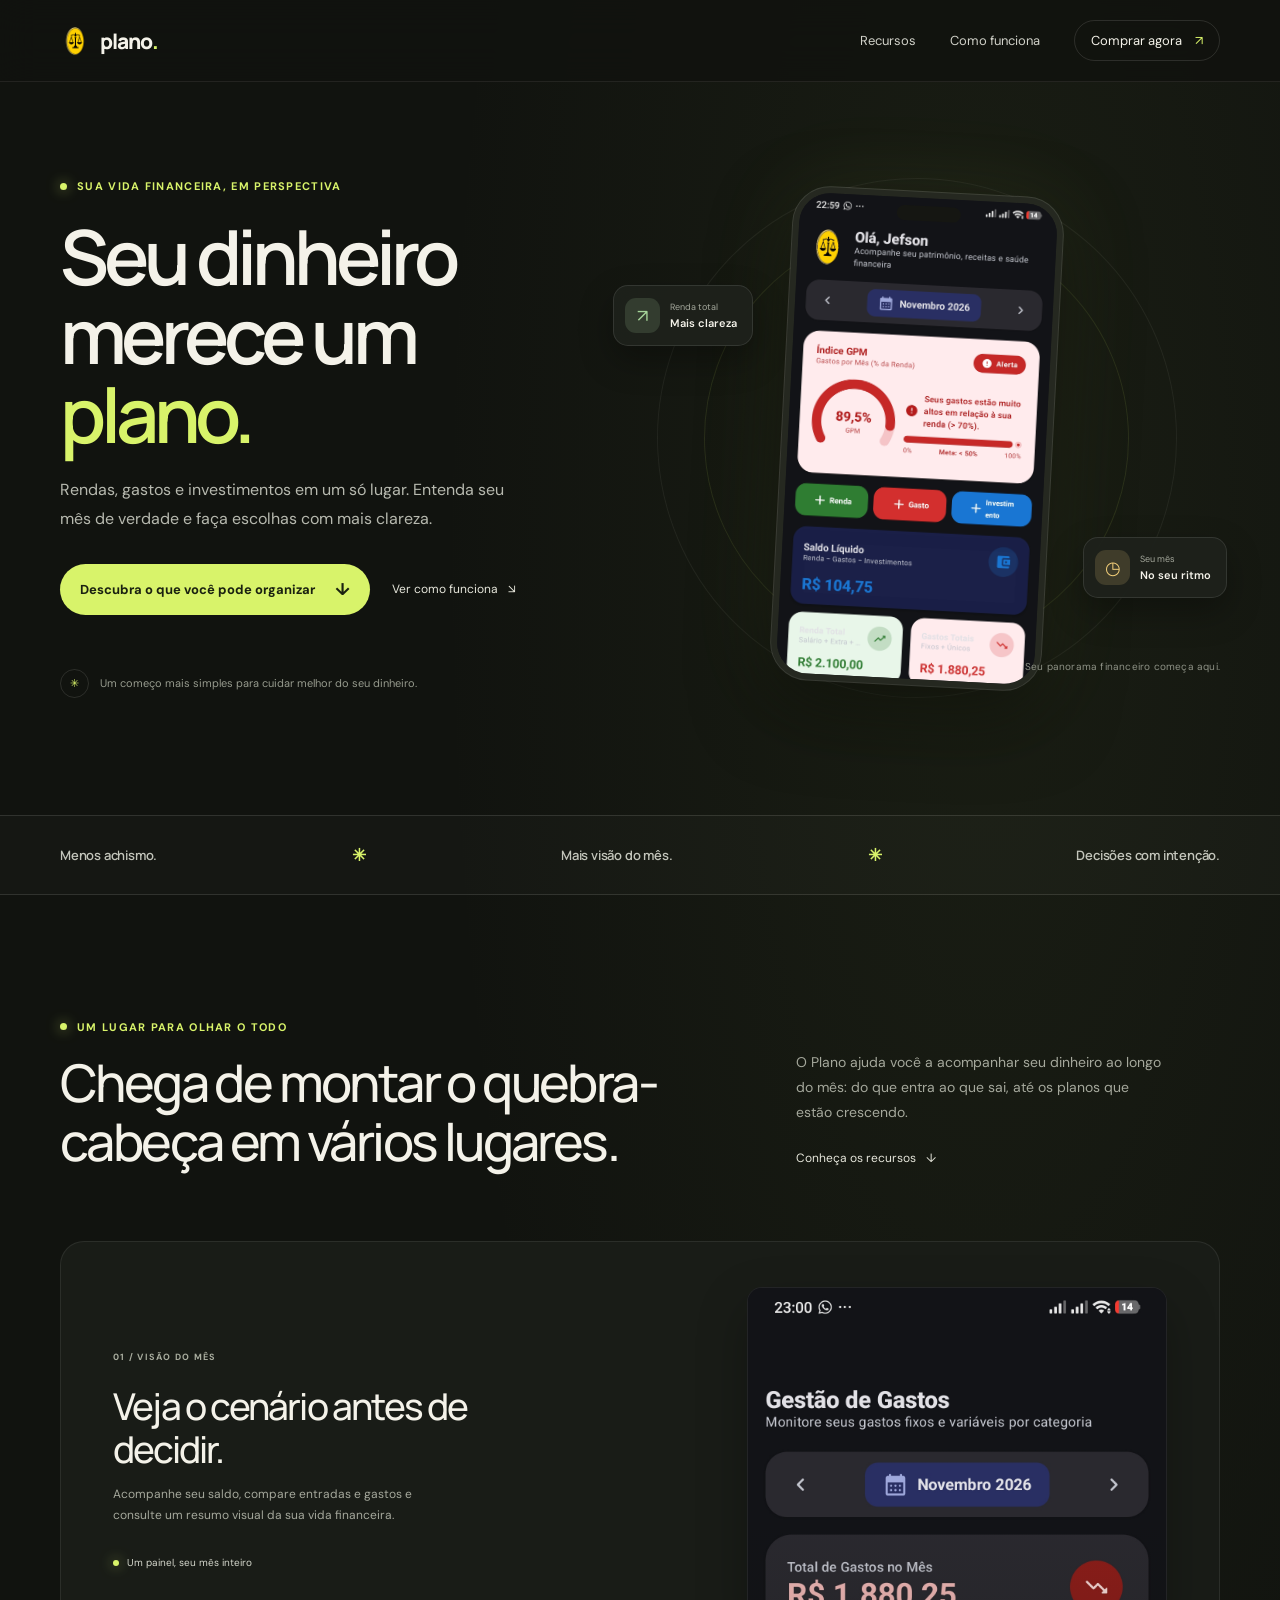
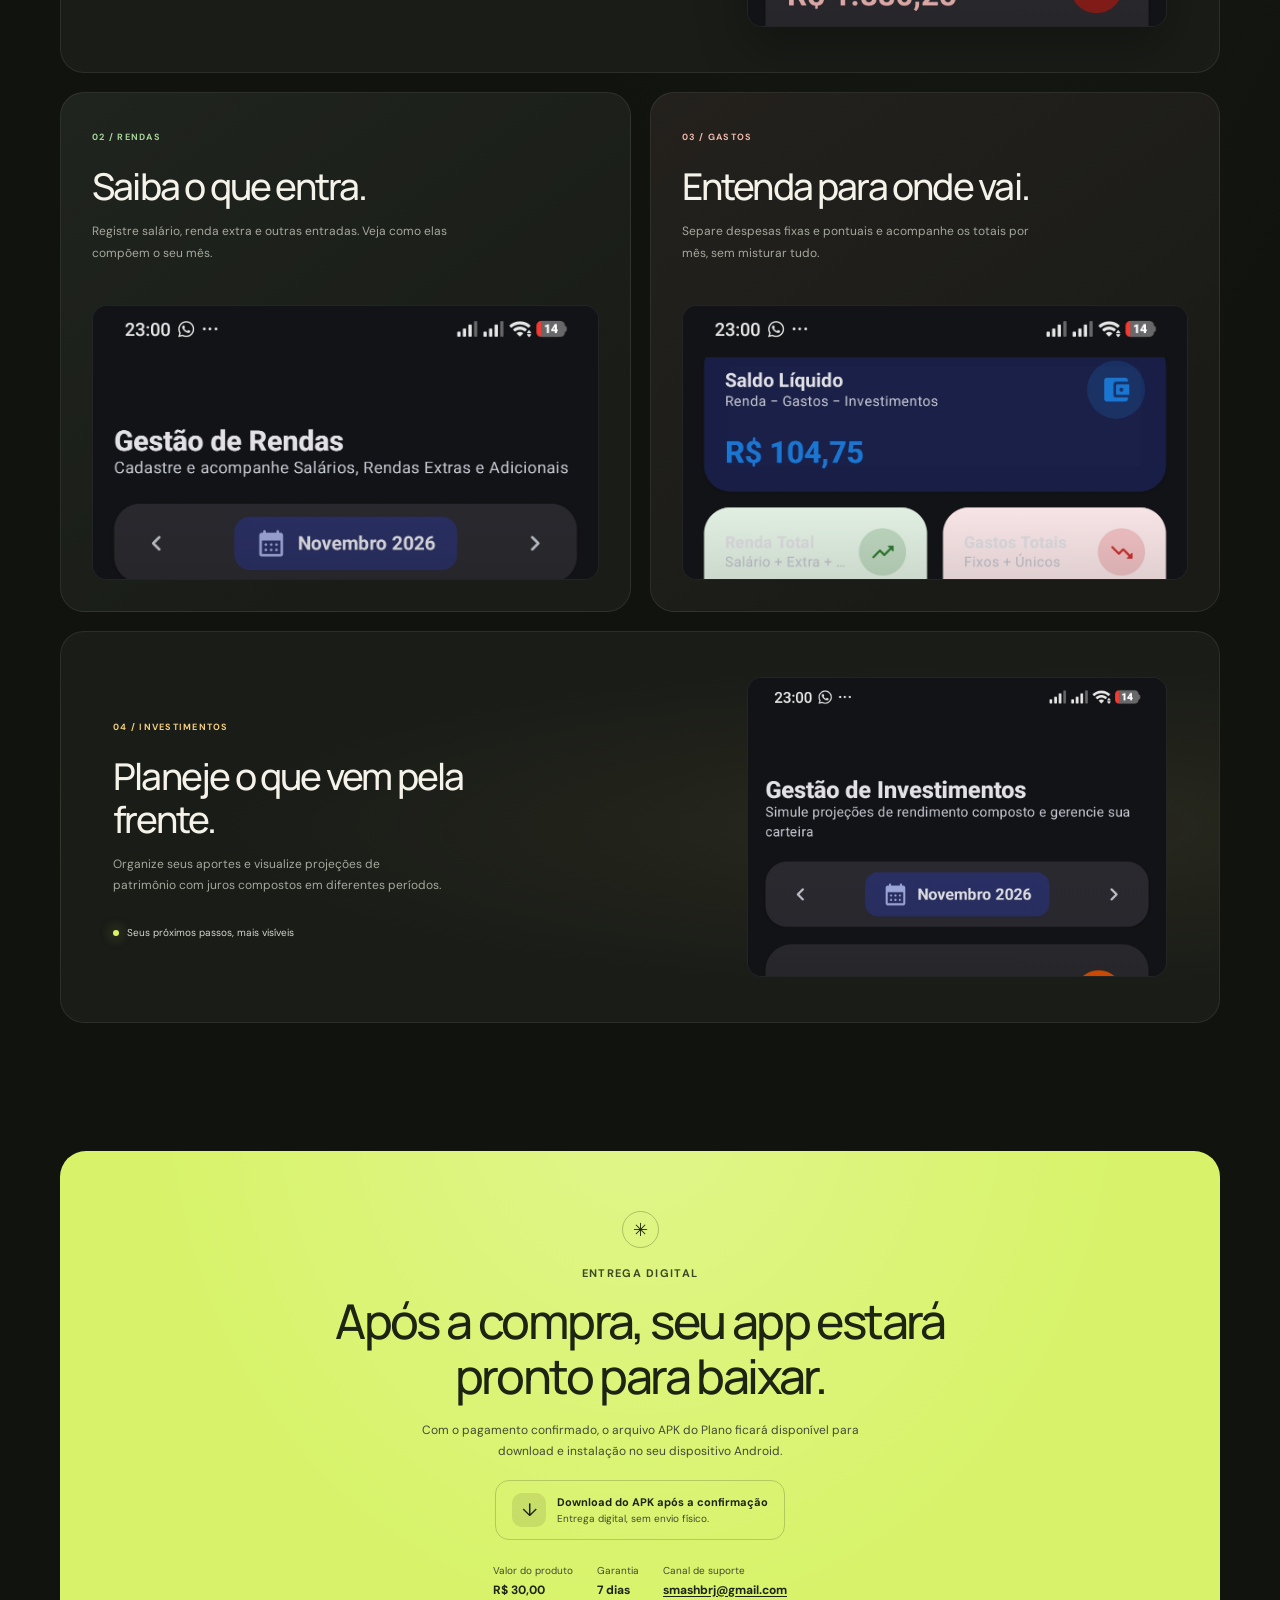
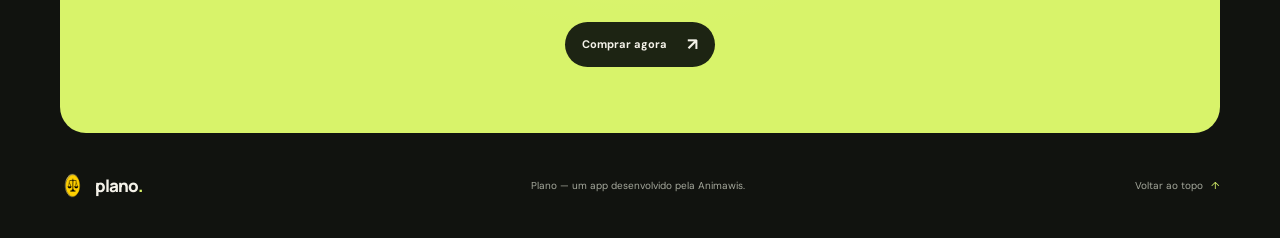
<file: index.html>
<!doctype html>
<html lang="pt-BR">
  <head>
    <meta charset="utf-8">
    <meta name="viewport" content="width=device-width, initial-scale=1">
    <meta name="theme-color" content="#11130f">
    <meta
      name="description"
      content="Conheça o Plano: um app para organizar rendas, acompanhar gastos e visualizar seus investimentos mês a mês."
    >
    <title>Plano — Seu dinheiro, com mais direção</title>
    <link rel="preconnect" href="https://fonts.googleapis.com">
    <link rel="preconnect" href="https://fonts.gstatic.com" crossorigin>
    <link
      href="https://fonts.googleapis.com/css2?family=DM+Sans:wght@400;500;600;700&family=Manrope:wght@400;500;600;700;800&display=swap"
      rel="stylesheet"
    >
    <link rel="stylesheet" href="styles.css">
    <script src="script.js" defer></script>
  </head>
  <body>
    <header class="site-header">
      <a class="brand" href="#inicio" aria-label="Plano, página inicial">
        <img class="brand-logo" src="../lgplan.png" alt="">
        <span>plano<span class="brand-period">.</span></span>
      </a>

      <button
        class="menu-toggle"
        type="button"
        aria-expanded="false"
        aria-controls="main-nav"
        aria-label="Abrir menu"
      >
        <span></span>
        <span></span>
      </button>

      <nav class="main-nav" id="main-nav" aria-label="Navegação principal">
        <a href="#recursos">Recursos</a>
        <a href="#como-funciona">Como funciona</a>
        <a class="nav-cta" data-purchase-link href="https://ev.braip.com/checkout/pla89rxm/chel5pwq?currency=BRL&amp;pv=lip2yk53" target="_blank" rel="noopener noreferrer">Comprar agora <span aria-hidden="true">↗</span></a>
      </nav>
    </header>

    <main>
      <section class="hero section-shell" id="inicio">
        <div class="hero-copy">
          <p class="eyebrow"><span class="eyebrow-dot"></span> Sua vida financeira, em perspectiva</p>
          <h1>Seu dinheiro merece um <span>plano.</span></h1>
          <p class="hero-description">
            Rendas, gastos e investimentos em um só lugar. Entenda seu mês de
            verdade e faça escolhas com mais clareza.
          </p>
          <div class="hero-actions">
            <a class="button button-primary" href="#recursos">
              Descubra o que você pode organizar <span aria-hidden="true">↓</span>
            </a>
            <a class="text-link" href="#como-funciona">Ver como funciona <span aria-hidden="true">↘</span></a>
          </div>
          <div class="hero-note">
            <span class="note-icon" aria-hidden="true">✳</span>
            <p>Um começo mais simples para cuidar melhor do seu dinheiro.</p>
          </div>
        </div>

        <div class="hero-visual" aria-label="Prévia do painel financeiro do app Plano">
          <div class="visual-orbit orbit-one"></div>
          <div class="visual-orbit orbit-two"></div>
          <div class="floating-label label-balance">
            <span class="label-icon label-green" aria-hidden="true">↗</span>
            <span><small>Renda total</small><strong>Mais clareza</strong></span>
          </div>
          <figure class="phone-frame">
            <img
              src="Screenshot_2026-10-04-22-59-56-285_com.example.plano.jpg"
              alt="Painel do Plano com saldo líquido, resumo de rendas, gastos e gráfico financeiro"
            >
          </figure>
          <div class="floating-label label-month">
            <span class="label-icon label-yellow" aria-hidden="true">◷</span>
            <span><small>Seu mês</small><strong>No seu ritmo</strong></span>
          </div>
          <span class="visual-caption">Seu panorama financeiro começa aqui.</span>
        </div>
      </section>

      <section class="trust-strip" aria-label="Resumo dos recursos do Plano">
        <div class="trust-inner">
          <span>Menos achismo.</span>
          <span class="strip-star" aria-hidden="true">✳</span>
          <span>Mais visão do mês.</span>
          <span class="strip-star" aria-hidden="true">✳</span>
          <span>Decisões com intenção.</span>
        </div>
      </section>

      <section class="intro-section section-shell" id="como-funciona">
        <div class="section-heading">
          <p class="eyebrow"><span class="eyebrow-dot"></span> Um lugar para olhar o todo</p>
          <h2>Chega de montar o quebra-cabeça em vários lugares.</h2>
        </div>
        <div class="intro-aside">
          <p>
            O Plano ajuda você a acompanhar seu dinheiro ao longo do mês: do
            que entra ao que sai, até os planos que estão crescendo.
          </p>
          <a class="text-link" href="#recursos">Conheça os recursos <span aria-hidden="true">↓</span></a>
        </div>
      </section>

      <section class="features section-shell" id="recursos">
        <article class="feature-card feature-overview">
          <div class="feature-copy">
            <span class="feature-number">01 / VISÃO DO MÊS</span>
            <h3>Veja o cenário antes de decidir.</h3>
            <p>
              Acompanhe seu saldo, compare entradas e gastos e consulte um
              resumo visual da sua vida financeira.
            </p>
            <span class="feature-tag"><span class="tag-dot"></span> Um painel, seu mês inteiro</span>
          </div>
          <figure class="feature-image overview-image">
            <img
              src="Screenshot_2026-10-04-23-00-10-289_com.example.plano.jpg"
              alt="Visão inicial do app com indicador GPM e resumo das finanças"
              loading="lazy"
            >
          </figure>
        </article>

        <div class="feature-grid">
          <article class="feature-card feature-income">
            <div class="feature-copy">
              <span class="feature-number">02 / RENDAS</span>
              <h3>Saiba o que entra.</h3>
              <p>
                Registre salário, renda extra e outras entradas. Veja como
                elas compõem o seu mês.
              </p>
            </div>
            <figure class="feature-image">
              <img
                src="Screenshot_2026-10-04-23-00-08-180_com.example.plano.jpg"
                alt="Tela de rendas com total do mês e categorias de entrada"
                loading="lazy"
              >
            </figure>
          </article>

          <article class="feature-card feature-expenses">
            <div class="feature-copy">
              <span class="feature-number">03 / GASTOS</span>
              <h3>Entenda para onde vai.</h3>
              <p>
                Separe despesas fixas e pontuais e acompanhe os totais por
                mês, sem misturar tudo.
              </p>
            </div>
            <figure class="feature-image">
              <img
                src="Screenshot_2026-10-04-23-00-03-183_com.example.plano.jpg"
                alt="Tela de gastos com filtro para despesas fixas e únicas"
                loading="lazy"
              >
            </figure>
          </article>
        </div>

        <article class="feature-card feature-investments">
          <div class="feature-copy">
            <span class="feature-number">04 / INVESTIMENTOS</span>
            <h3>Planeje o que vem pela frente.</h3>
            <p>
              Organize seus aportes e visualize projeções de patrimônio com
              juros compostos em diferentes períodos.
            </p>
            <span class="feature-tag"><span class="tag-dot"></span> Seus próximos passos, mais visíveis</span>
          </div>
          <figure class="feature-image investments-image">
            <img
              src="Screenshot_2026-10-04-23-00-15-471_com.example.plano.jpg"
              alt="Tela de investimentos com simulador de projeção financeira"
              loading="lazy"
            >
          </figure>
        </article>
      </section>

      <section class="closing-section section-shell" id="comecar">
        <div class="closing-mark" aria-hidden="true">✳</div>
        <p class="eyebrow">Entrega digital</p>
        <h2>Após a compra, seu app estará pronto para baixar.</h2>
        <p>
          Com o pagamento confirmado, o arquivo APK do Plano ficará disponível
          para download e instalação no seu dispositivo Android.
        </p>
        <div class="delivery-note">
          <span class="delivery-icon" aria-hidden="true">↓</span>
          <span>
            <strong>Download do APK após a confirmação</strong>
            <small>Entrega digital, sem envio físico.</small>
          </span>
        </div>
        <div class="purchase-details" aria-label="Informações da compra">
          <div class="purchase-detail">
            <span>Valor do produto</span>
            <strong><data value="30.00">R$ 30,00</data></strong>
          </div>
          <div class="purchase-detail">
            <span>Garantia</span>
            <strong>7 dias</strong>
          </div>
          <div class="purchase-detail">
            <span>Canal de suporte</span>
            <strong><a href="mailto:smashbrj@gmail.com">smashbrj@gmail.com</a></strong>
          </div>
        </div>
        <a class="button button-dark" data-purchase-link href="https://ev.braip.com/checkout/pla89rxm/chel5pwq?currency=BRL&amp;pv=lip2yk53" target="_blank" rel="noopener noreferrer">
          Comprar agora <span aria-hidden="true">↗</span>
        </a>
      </section>
    </main>

    <dialog class="purchase-dialog" aria-labelledby="purchase-dialog-title" aria-describedby="purchase-dialog-description">
      <div class="purchase-dialog-content">
        <p class="eyebrow">Pagamento seguro</p>
        <h2 id="purchase-dialog-title">Você está indo para a área de pagamento</h2>
        <p id="purchase-dialog-description">
          A finalização da compra acontece no checkout seguro da Braip, que será aberto em uma nova aba.
        </p>
        <div class="purchase-dialog-actions">
          <form method="dialog">
            <button class="purchase-dialog-cancel" type="submit">Agora não</button>
          </form>
          <a
            class="button button-dark purchase-dialog-continue"
            href="https://ev.braip.com/checkout/pla89rxm/chel5pwq?currency=BRL&amp;pv=lip2yk53"
            target="_blank"
            rel="noopener noreferrer"
          >
            Continuar para pagamento <span aria-hidden="true">↗</span>
          </a>
        </div>
      </div>
    </dialog>

    <footer class="site-footer">
      <a class="brand footer-brand" href="#inicio" aria-label="Plano, voltar ao início">
        <img class="brand-logo" src="../lgplan.png" alt="">
        <span>plano<span class="brand-period">.</span></span>
      </a>
      <p>Plano — um app desenvolvido pela Animawis.</p>
      <a href="#inicio">Voltar ao topo <span aria-hidden="true">↑</span></a>
    </footer>
  </body>
</html>
</file>
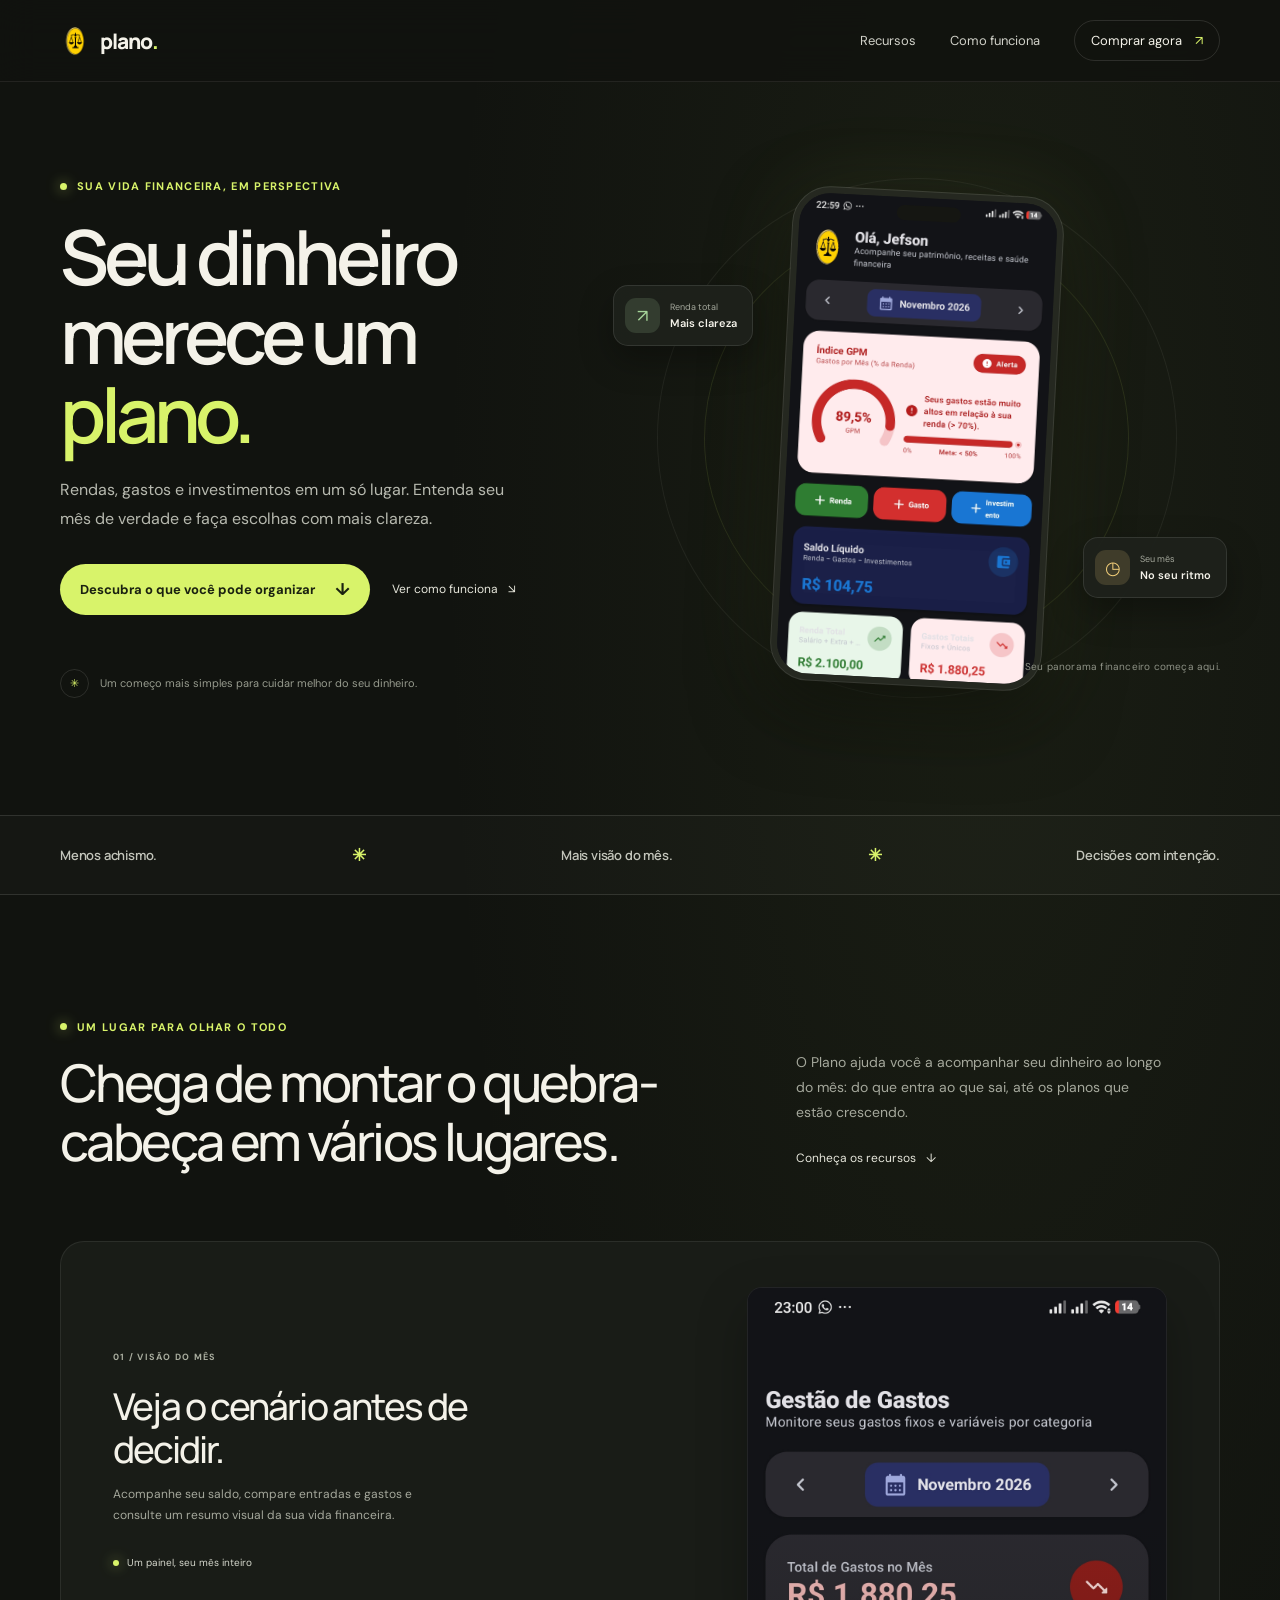
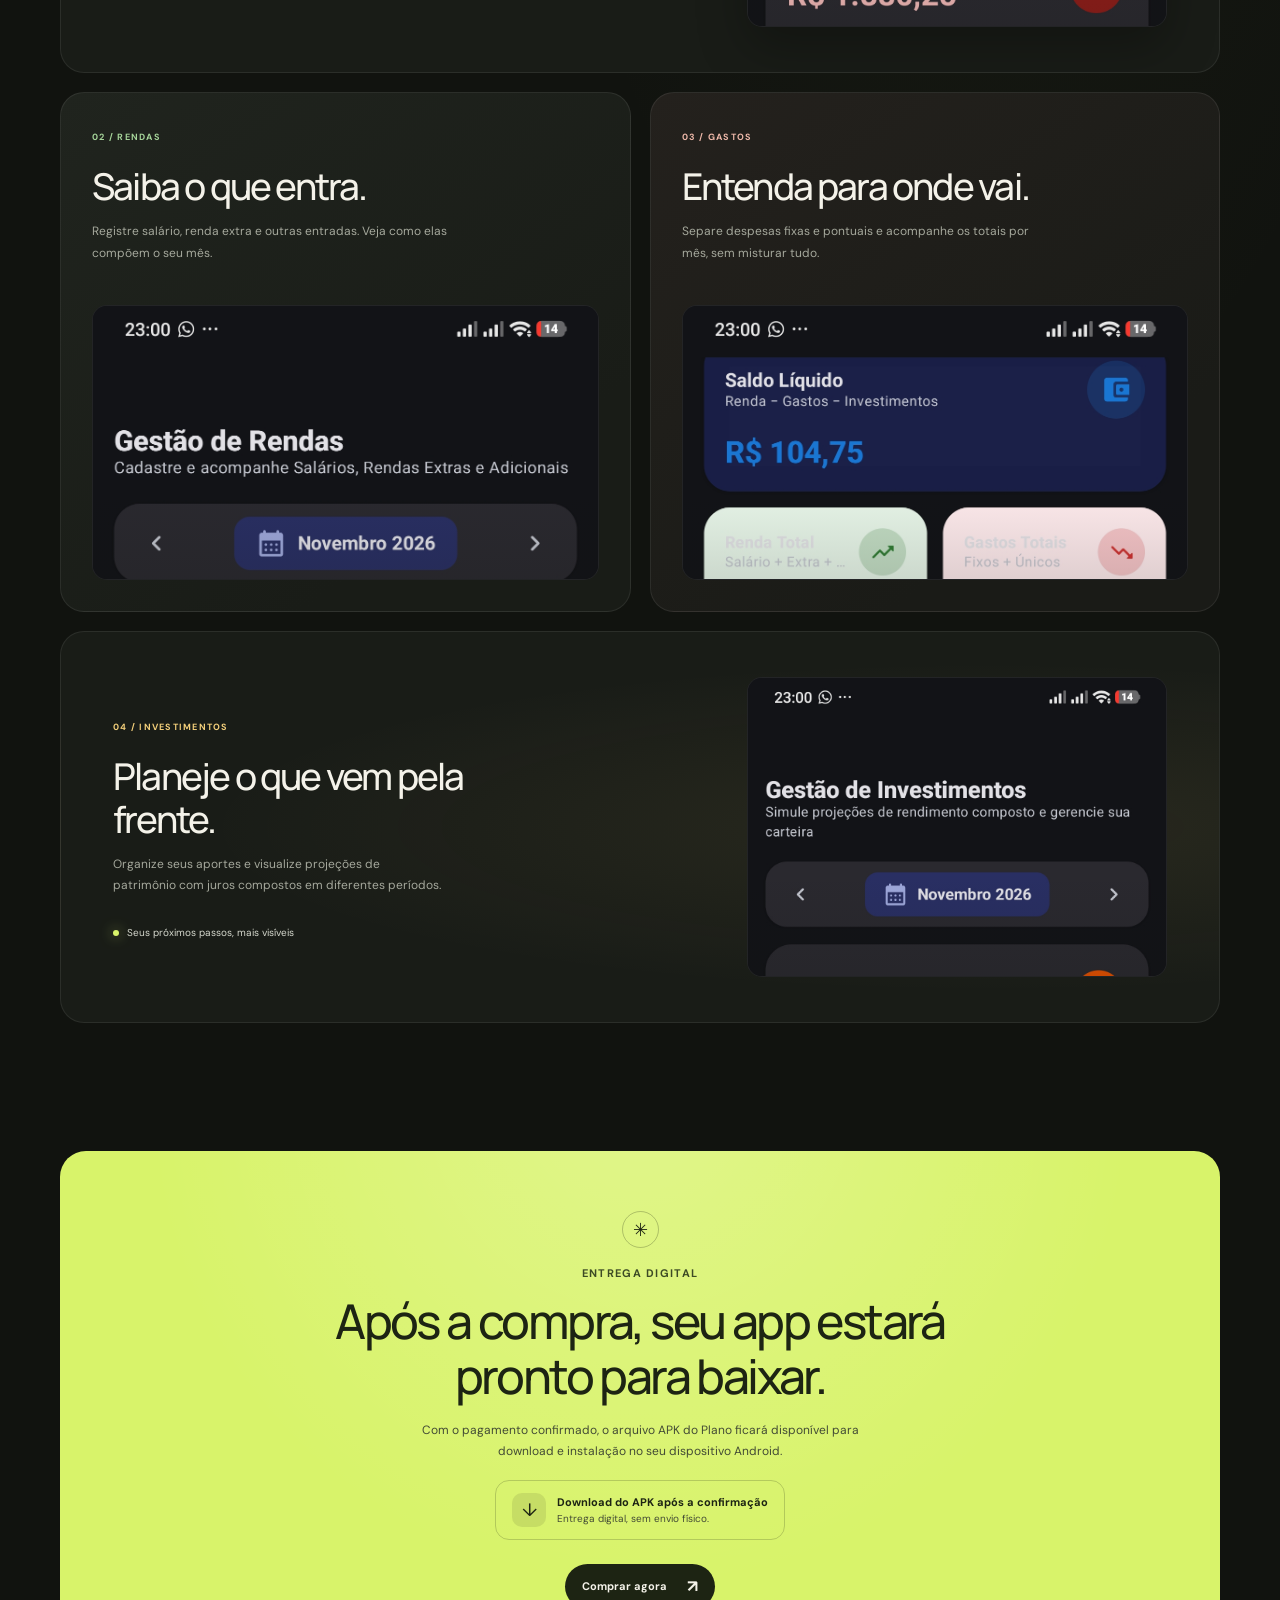
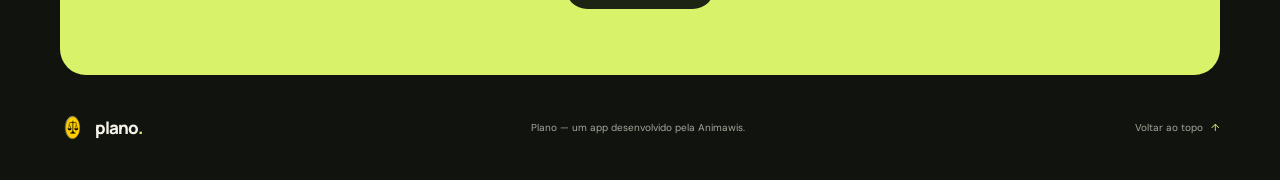
<file: pgv/index.html>
<!doctype html>
<html lang="pt-BR">
  <head>
    <meta charset="utf-8">
    <meta name="viewport" content="width=device-width, initial-scale=1">
    <meta name="theme-color" content="#11130f">
    <meta
      name="description"
      content="Conheça o Plano: um app para organizar rendas, acompanhar gastos e visualizar seus investimentos mês a mês."
    >
    <title>Plano — Seu dinheiro, com mais direção</title>
    <link rel="preconnect" href="https://fonts.googleapis.com">
    <link rel="preconnect" href="https://fonts.gstatic.com" crossorigin>
    <link
      href="https://fonts.googleapis.com/css2?family=DM+Sans:wght@400;500;600;700&family=Manrope:wght@400;500;600;700;800&display=swap"
      rel="stylesheet"
    >
    <link rel="stylesheet" href="styles.css">
    <script src="script.js" defer></script>
  </head>
  <body>
    <header class="site-header">
      <a class="brand" href="#inicio" aria-label="Plano, página inicial">
        <img class="brand-logo" src="../lgplan.png" alt="">
        <span>plano<span class="brand-period">.</span></span>
      </a>

      <button
        class="menu-toggle"
        type="button"
        aria-expanded="false"
        aria-controls="main-nav"
        aria-label="Abrir menu"
      >
        <span></span>
        <span></span>
      </button>

      <nav class="main-nav" id="main-nav" aria-label="Navegação principal">
        <a href="#recursos">Recursos</a>
        <a href="#como-funciona">Como funciona</a>
        <a class="nav-cta" href="https://ev.braip.com/checkout/pla89rxm/chel5pwq?currency=BRL">Comprar agora <span aria-hidden="true">↗</span></a>
      </nav>
    </header>

    <main>
      <section class="hero section-shell" id="inicio">
        <div class="hero-copy">
          <p class="eyebrow"><span class="eyebrow-dot"></span> Sua vida financeira, em perspectiva</p>
          <h1>Seu dinheiro merece um <span>plano.</span></h1>
          <p class="hero-description">
            Rendas, gastos e investimentos em um só lugar. Entenda seu mês de
            verdade e faça escolhas com mais clareza.
          </p>
          <div class="hero-actions">
            <a class="button button-primary" href="#recursos">
              Descubra o que você pode organizar <span aria-hidden="true">↓</span>
            </a>
            <a class="text-link" href="#como-funciona">Ver como funciona <span aria-hidden="true">↘</span></a>
          </div>
          <div class="hero-note">
            <span class="note-icon" aria-hidden="true">✳</span>
            <p>Um começo mais simples para cuidar melhor do seu dinheiro.</p>
          </div>
        </div>

        <div class="hero-visual" aria-label="Prévia do painel financeiro do app Plano">
          <div class="visual-orbit orbit-one"></div>
          <div class="visual-orbit orbit-two"></div>
          <div class="floating-label label-balance">
            <span class="label-icon label-green" aria-hidden="true">↗</span>
            <span><small>Renda total</small><strong>Mais clareza</strong></span>
          </div>
          <figure class="phone-frame">
            <img
              src="Screenshot_2026-10-04-22-59-56-285_com.example.plano.jpg"
              alt="Painel do Plano com saldo líquido, resumo de rendas, gastos e gráfico financeiro"
            >
          </figure>
          <div class="floating-label label-month">
            <span class="label-icon label-yellow" aria-hidden="true">◷</span>
            <span><small>Seu mês</small><strong>No seu ritmo</strong></span>
          </div>
          <span class="visual-caption">Seu panorama financeiro começa aqui.</span>
        </div>
      </section>

      <section class="trust-strip" aria-label="Resumo dos recursos do Plano">
        <div class="trust-inner">
          <span>Menos achismo.</span>
          <span class="strip-star" aria-hidden="true">✳</span>
          <span>Mais visão do mês.</span>
          <span class="strip-star" aria-hidden="true">✳</span>
          <span>Decisões com intenção.</span>
        </div>
      </section>

      <section class="intro-section section-shell" id="como-funciona">
        <div class="section-heading">
          <p class="eyebrow"><span class="eyebrow-dot"></span> Um lugar para olhar o todo</p>
          <h2>Chega de montar o quebra-cabeça em vários lugares.</h2>
        </div>
        <div class="intro-aside">
          <p>
            O Plano ajuda você a acompanhar seu dinheiro ao longo do mês: do
            que entra ao que sai, até os planos que estão crescendo.
          </p>
          <a class="text-link" href="#recursos">Conheça os recursos <span aria-hidden="true">↓</span></a>
        </div>
      </section>

      <section class="features section-shell" id="recursos">
        <article class="feature-card feature-overview">
          <div class="feature-copy">
            <span class="feature-number">01 / VISÃO DO MÊS</span>
            <h3>Veja o cenário antes de decidir.</h3>
            <p>
              Acompanhe seu saldo, compare entradas e gastos e consulte um
              resumo visual da sua vida financeira.
            </p>
            <span class="feature-tag"><span class="tag-dot"></span> Um painel, seu mês inteiro</span>
          </div>
          <figure class="feature-image overview-image">
            <img
              src="Screenshot_2026-10-04-23-00-10-289_com.example.plano.jpg"
              alt="Visão inicial do app com indicador GPM e resumo das finanças"
              loading="lazy"
            >
          </figure>
        </article>

        <div class="feature-grid">
          <article class="feature-card feature-income">
            <div class="feature-copy">
              <span class="feature-number">02 / RENDAS</span>
              <h3>Saiba o que entra.</h3>
              <p>
                Registre salário, renda extra e outras entradas. Veja como
                elas compõem o seu mês.
              </p>
            </div>
            <figure class="feature-image">
              <img
                src="Screenshot_2026-10-04-23-00-08-180_com.example.plano.jpg"
                alt="Tela de rendas com total do mês e categorias de entrada"
                loading="lazy"
              >
            </figure>
          </article>

          <article class="feature-card feature-expenses">
            <div class="feature-copy">
              <span class="feature-number">03 / GASTOS</span>
              <h3>Entenda para onde vai.</h3>
              <p>
                Separe despesas fixas e pontuais e acompanhe os totais por
                mês, sem misturar tudo.
              </p>
            </div>
            <figure class="feature-image">
              <img
                src="Screenshot_2026-10-04-23-00-03-183_com.example.plano.jpg"
                alt="Tela de gastos com filtro para despesas fixas e únicas"
                loading="lazy"
              >
            </figure>
          </article>
        </div>

        <article class="feature-card feature-investments">
          <div class="feature-copy">
            <span class="feature-number">04 / INVESTIMENTOS</span>
            <h3>Planeje o que vem pela frente.</h3>
            <p>
              Organize seus aportes e visualize projeções de patrimônio com
              juros compostos em diferentes períodos.
            </p>
            <span class="feature-tag"><span class="tag-dot"></span> Seus próximos passos, mais visíveis</span>
          </div>
          <figure class="feature-image investments-image">
            <img
              src="Screenshot_2026-10-04-23-00-15-471_com.example.plano.jpg"
              alt="Tela de investimentos com simulador de projeção financeira"
              loading="lazy"
            >
          </figure>
        </article>
      </section>

      <section class="closing-section section-shell" id="comecar">
        <div class="closing-mark" aria-hidden="true">✳</div>
        <p class="eyebrow">Entrega digital</p>
        <h2>Após a compra, seu app estará pronto para baixar.</h2>
        <p>
          Com o pagamento confirmado, o arquivo APK do Plano ficará disponível
          para download e instalação no seu dispositivo Android.
        </p>
        <div class="delivery-note">
          <span class="delivery-icon" aria-hidden="true">↓</span>
          <span>
            <strong>Download do APK após a confirmação</strong>
            <small>Entrega digital, sem envio físico.</small>
          </span>
        </div>
        <a class="button button-dark" href="https://ev.braip.com/checkout/pla89rxm/chel5pwq?currency=BRL">
          Comprar agora <span aria-hidden="true">↗</span>
        </a>
      </section>
    </main>

    <footer class="site-footer">
      <a class="brand footer-brand" href="#inicio" aria-label="Plano, voltar ao início">
        <img class="brand-logo" src="../lgplan.png" alt="">
        <span>plano<span class="brand-period">.</span></span>
      </a>
      <p>Plano — um app desenvolvido pela Animawis.</p>
      <a href="#inicio">Voltar ao topo <span aria-hidden="true">↑</span></a>
    </footer>
  </body>
</html>
</file>
<file: styles.css>
:root {
  color-scheme: dark;
  --bg: #11130f;
  --bg-soft: #191c17;
  --surface: #20231d;
  --text: #f4f2e9;
  --muted: #a5a89c;
  --line: rgba(244, 242, 233, 0.12);
  --accent: #d8f36a;
  --accent-ink: #1a2110;
  --green: #a6d59a;
  --lavender: #b7b8ef;
  --yellow: #f3cf7a;
  --font-display: "Manrope", "DM Sans", sans-serif;
  --font-body: "DM Sans", sans-serif;
}

* {
  box-sizing: border-box;
}

html {
  scroll-behavior: smooth;
  scroll-padding-top: 96px;
}

body {
  margin: 0;
  background:
    radial-gradient(ellipse at 77% 16%, rgba(104, 124, 61, 0.1), transparent 34rem),
    var(--bg);
  color: var(--text);
  font-family: var(--font-body);
  -webkit-font-smoothing: antialiased;
}

a {
  color: inherit;
  text-decoration: none;
}

button,
a {
  -webkit-tap-highlight-color: transparent;
}

button:focus-visible,
a:focus-visible {
  outline: 2px solid var(--accent);
  outline-offset: 5px;
}

img {
  display: block;
  max-width: 100%;
}

.section-shell {
  width: min(1160px, calc(100% - 64px));
  margin-inline: auto;
}

.site-header {
  position: sticky;
  z-index: 10;
  top: 0;
  display: flex;
  min-height: 82px;
  align-items: center;
  justify-content: space-between;
  padding-inline: max(32px, calc((100vw - 1160px) / 2));
  border-bottom: 1px solid rgba(244, 242, 233, 0.08);
  background: rgba(17, 19, 15, 0.84);
  backdrop-filter: blur(18px);
}

.brand {
  display: inline-flex;
  align-items: center;
  gap: 10px;
  font-family: var(--font-display);
  font-size: 21px;
  font-weight: 800;
  letter-spacing: -1.1px;
}

.brand-logo {
  display: block;
  width: 30px;
  height: 30px;
  flex: 0 0 auto;
  object-fit: contain;
}

.brand-period {
  color: var(--accent);
}

.main-nav {
  display: flex;
  align-items: center;
  gap: 34px;
  color: #d0d1c8;
  font-size: 13px;
}

.main-nav > a:not(.nav-cta),
.site-footer > a:last-child {
  transition: color 180ms ease;
}

.main-nav > a:not(.nav-cta):hover,
.site-footer > a:last-child:hover {
  color: var(--accent);
}

.nav-cta {
  display: inline-flex;
  align-items: center;
  gap: 13px;
  padding: 11px 16px;
  border: 1px solid var(--line);
  border-radius: 999px;
  color: var(--text);
  transition: border-color 180ms ease, background 180ms ease;
}

.nav-cta:hover {
  border-color: rgba(216, 243, 106, 0.55);
  background: rgba(216, 243, 106, 0.08);
}

.nav-cta span {
  color: var(--accent);
}

.menu-toggle {
  display: none;
}

.hero {
  display: grid;
  min-height: 650px;
  grid-template-columns: 0.92fr 1.08fr;
  align-items: center;
  gap: 36px;
  padding-block: 65px 85px;
}

.hero-copy {
  position: relative;
  z-index: 1;
  padding-block: 32px;
}

.eyebrow {
  display: flex;
  align-items: center;
  gap: 10px;
  margin: 0 0 24px;
  color: var(--accent);
  font-size: 11px;
  font-weight: 700;
  letter-spacing: 1.3px;
  text-transform: uppercase;
}

.eyebrow-dot,
.tag-dot {
  width: 7px;
  height: 7px;
  border-radius: 50%;
  background: var(--accent);
  box-shadow: 0 0 13px rgba(216, 243, 106, 0.65);
}

h1,
h2,
h3,
p {
  margin-top: 0;
}

h1,
h2,
h3 {
  font-family: var(--font-display);
}

.hero h1 {
  max-width: 570px;
  margin-bottom: 22px;
  font-size: clamp(48px, 6vw, 76px);
  font-weight: 600;
  letter-spacing: -5px;
  line-height: 1.04;
}

.hero h1 span {
  color: var(--accent);
}

.hero-description {
  max-width: 455px;
  margin-bottom: 30px;
  color: #b7b9af;
  font-size: 16px;
  line-height: 1.8;
}

.hero-actions {
  display: flex;
  flex-wrap: wrap;
  align-items: center;
  gap: 22px;
}

.button {
  display: inline-flex;
  min-height: 51px;
  align-items: center;
  justify-content: center;
  gap: 20px;
  padding: 0 20px;
  border-radius: 999px;
  font-size: 13px;
  font-weight: 700;
  transition: transform 180ms ease, background 180ms ease;
}

.button:hover {
  transform: translateY(-2px);
}

.button-primary {
  background: var(--accent);
  color: var(--accent-ink);
}

.button-primary:hover {
  background: #e1fa81;
}

.button-primary span,
.button-dark span {
  font-size: 17px;
}

.text-link {
  display: inline-flex;
  align-items: center;
  gap: 10px;
  color: #e6e6db;
  font-size: 12px;
  transition: color 180ms ease;
}

.text-link:hover {
  color: var(--accent);
}

.hero-note {
  display: flex;
  align-items: center;
  gap: 11px;
  margin-top: 54px;
  color: #969a8d;
  font-size: 11px;
}

.hero-note p {
  margin: 0;
}

.note-icon {
  display: grid;
  width: 29px;
  height: 29px;
  flex: 0 0 auto;
  place-items: center;
  border: 1px solid var(--line);
  border-radius: 50%;
  color: var(--accent);
}

.hero-visual {
  position: relative;
  display: grid;
  min-height: 530px;
  place-items: center;
  isolation: isolate;
}

.visual-orbit {
  position: absolute;
  z-index: -1;
  border: 1px solid rgba(216, 243, 106, 0.1);
  border-radius: 50%;
  transform: rotate(-25deg);
}

.orbit-one {
  width: 425px;
  height: 425px;
}

.orbit-two {
  width: 520px;
  height: 520px;
  border-color: rgba(244, 242, 233, 0.06);
}

.phone-frame {
  position: relative;
  width: min(270px, 57vw);
  height: 493px;
  overflow: hidden;
  margin: 0;
  border: 6px solid #252820;
  border-radius: 37px;
  background: #121316;
  box-shadow:
    0 0 0 1px rgba(255, 255, 255, 0.15),
    0 28px 75px rgba(0, 0, 0, 0.5),
    0 0 90px rgba(216, 243, 106, 0.09);
  transform: rotate(3deg);
}

.phone-frame::before {
  position: absolute;
  z-index: 1;
  top: 8px;
  left: 50%;
  width: 64px;
  height: 15px;
  border-radius: 20px;
  background: #151612;
  content: "";
  transform: translateX(-50%);
}

.phone-frame img {
  width: 100%;
  height: 100%;
  object-fit: cover;
  object-position: top;
}

.floating-label {
  position: absolute;
  z-index: 2;
  display: flex;
  align-items: center;
  gap: 10px;
  padding: 12px 15px 12px 11px;
  border: 1px solid rgba(255, 255, 255, 0.1);
  border-radius: 15px;
  background: rgba(31, 34, 28, 0.9);
  box-shadow: 0 14px 34px rgba(0, 0, 0, 0.3);
  backdrop-filter: blur(14px);
}

.label-balance {
  top: 112px;
  left: 0;
}

.label-month {
  right: -7px;
  bottom: 105px;
}

.label-icon {
  display: grid;
  width: 35px;
  height: 35px;
  place-items: center;
  border-radius: 11px;
  font-size: 18px;
}

.label-green {
  background: rgba(166, 213, 154, 0.16);
  color: var(--green);
}

.label-yellow {
  background: rgba(243, 207, 122, 0.16);
  color: var(--yellow);
}

.floating-label small,
.floating-label strong {
  display: block;
}

.floating-label small {
  margin-bottom: 3px;
  color: #a5a89c;
  font-size: 9px;
}

.floating-label strong {
  font-size: 11px;
  font-weight: 600;
}

.visual-caption {
  position: absolute;
  right: 0;
  bottom: 30px;
  color: #8e9286;
  font-size: 10px;
  letter-spacing: 0.2px;
}

.trust-strip {
  border-block: 1px solid var(--line);
  background: rgba(255, 255, 255, 0.015);
}

.trust-inner {
  display: flex;
  width: min(1160px, calc(100% - 64px));
  min-height: 78px;
  align-items: center;
  justify-content: space-between;
  margin-inline: auto;
  color: #c3c5bb;
  font-family: var(--font-display);
  font-size: 13px;
  font-weight: 600;
  letter-spacing: -0.2px;
}

.strip-star {
  color: var(--accent);
  font-size: 17px;
}

.intro-section {
  display: grid;
  grid-template-columns: 1.2fr 0.8fr;
  align-items: end;
  gap: 100px;
  padding-block: 125px 70px;
}

.section-heading .eyebrow {
  margin-bottom: 19px;
}

.section-heading h2,
.closing-section h2 {
  max-width: 625px;
  margin-bottom: 0;
  font-size: clamp(34px, 4.2vw, 52px);
  font-weight: 500;
  letter-spacing: -2.6px;
  line-height: 1.14;
}

.intro-aside {
  max-width: 370px;
  padding-bottom: 4px;
}

.intro-aside p {
  margin-bottom: 21px;
  color: var(--muted);
  font-size: 14px;
  line-height: 1.8;
}

.features {
  display: grid;
  gap: 19px;
  padding-bottom: 128px;
}

.feature-card {
  position: relative;
  overflow: hidden;
  border: 1px solid rgba(255, 255, 255, 0.08);
  border-radius: 24px;
  background: var(--bg-soft);
}

.feature-overview,
.feature-investments {
  display: grid;
  min-height: 430px;
  grid-template-columns: 0.82fr 1.18fr;
  align-items: center;
  gap: 35px;
  padding: 45px 52px;
}

.feature-copy {
  position: relative;
  z-index: 1;
}

.feature-number {
  display: inline-block;
  margin-bottom: 22px;
  color: #a9ad9f;
  font-size: 9px;
  font-weight: 700;
  letter-spacing: 1.25px;
}

.feature-copy h3 {
  max-width: 370px;
  margin-bottom: 13px;
  font-size: clamp(26px, 3.2vw, 37px);
  font-weight: 500;
  letter-spacing: -1.8px;
  line-height: 1.16;
}

.feature-copy p {
  max-width: 330px;
  margin-bottom: 23px;
  color: var(--muted);
  font-size: 12px;
  line-height: 1.8;
}

.feature-tag {
  display: inline-flex;
  align-items: center;
  gap: 8px;
  color: #d5d8cd;
  font-size: 10px;
}

.tag-dot {
  width: 6px;
  height: 6px;
}

.feature-image {
  position: relative;
  overflow: hidden;
  align-self: stretch;
  margin: 0;
  border: 1px solid rgba(255, 255, 255, 0.07);
  border-radius: 15px;
  background: #121316;
}

.feature-image::after {
  position: absolute;
  inset: 0;
  background: linear-gradient(0deg, rgba(17, 19, 15, 0.13), transparent 35%);
  content: "";
  pointer-events: none;
}

.feature-image img {
  width: 100%;
  height: 100%;
  object-fit: cover;
  object-position: top center;
  transition: transform 500ms cubic-bezier(0.2, 0.7, 0.2, 1);
}

.feature-card:hover .feature-image img {
  transform: scale(1.025);
}

.overview-image {
  height: 340px;
  justify-self: end;
  width: min(100%, 420px);
  box-shadow: 0 20px 50px rgba(0, 0, 0, 0.27);
}

.overview-image img {
  object-position: top center;
}

.feature-grid {
  display: grid;
  grid-template-columns: 1fr 1fr;
  gap: 19px;
}

.feature-grid .feature-card {
  display: flex;
  min-height: 520px;
  flex-direction: column;
  justify-content: space-between;
  padding: 31px;
}

.feature-grid .feature-copy p {
  max-width: 360px;
  margin-bottom: 25px;
}

.feature-grid .feature-image {
  height: 275px;
  margin-top: 5px;
}

.feature-income {
  background: linear-gradient(145deg, #20241e, #191c17 75%);
}

.feature-income .feature-number {
  color: var(--green);
}

.feature-expenses {
  background: linear-gradient(145deg, #24211d, #1a1b17 75%);
}

.feature-expenses .feature-number {
  color: #efb9aa;
}

.feature-investments {
  min-height: 390px;
  background:
    radial-gradient(ellipse at 80% 50%, rgba(243, 207, 122, 0.07), transparent 60%),
    var(--bg-soft);
}

.feature-investments .feature-number {
  color: var(--yellow);
}

.investments-image {
  height: 300px;
  justify-self: end;
  width: min(100%, 420px);
}

.closing-section {
  display: flex;
  min-height: 390px;
  flex-direction: column;
  align-items: center;
  justify-content: center;
  padding: 60px 24px 66px;
  border-radius: 26px;
  background:
    radial-gradient(ellipse at 50% -10%, rgba(255, 255, 255, 0.22), transparent 60%),
    var(--accent);
  color: #1d2413;
  text-align: center;
}

.closing-mark {
  display: grid;
  width: 37px;
  height: 37px;
  margin-bottom: 18px;
  place-items: center;
  border: 1px solid rgba(29, 36, 19, 0.25);
  border-radius: 50%;
  font-size: 18px;
}

.closing-section .eyebrow {
  margin-bottom: 14px;
  color: #3d4b25;
}

.closing-section h2 {
  max-width: 650px;
  font-size: clamp(32px, 4vw, 48px);
}

.closing-section > p:not(.eyebrow) {
  max-width: 440px;
  margin: 16px 0 18px;
  color: #434b35;
  font-size: 12px;
  line-height: 1.75;
}

.delivery-note {
  display: flex;
  align-items: center;
  gap: 11px;
  margin-bottom: 24px;
  padding: 12px 16px;
  border: 1px solid rgba(29, 36, 19, 0.2);
  border-radius: 14px;
  text-align: left;
}

.delivery-icon {
  display: grid;
  width: 34px;
  height: 34px;
  flex: 0 0 auto;
  place-items: center;
  border-radius: 10px;
  background: rgba(29, 36, 19, 0.1);
  font-size: 18px;
}

.delivery-note strong,
.delivery-note small {
  display: block;
}

.delivery-note strong {
  font-size: 11px;
}

.delivery-note small {
  margin-top: 3px;
  color: #434b35;
  font-size: 10px;
}

.purchase-details {
  display: flex;
  flex-wrap: wrap;
  justify-content: center;
  gap: 24px;
  margin: 0 0 24px;
}

.purchase-detail {
  display: grid;
  gap: 5px;
  text-align: left;
}

.purchase-detail > span {
  color: #434b35;
  font-size: 10px;
}

.purchase-detail strong {
  font-size: 12px;
}

.purchase-detail a {
  text-decoration: underline;
  text-underline-offset: 2px;
}

.button-dark {
  min-height: 45px;
  padding-inline: 17px;
  background: #1d2413;
  color: var(--text);
  font-size: 11px;
}

.button-dark:hover {
  background: #303923;
}

.purchase-dialog {
  width: min(440px, calc(100% - 32px));
  padding: 0;
  border: 1px solid rgba(244, 242, 233, 0.16);
  border-radius: 20px;
  background: var(--surface);
  color: var(--text);
  box-shadow: 0 24px 80px rgba(0, 0, 0, 0.45);
}

.purchase-dialog::backdrop {
  background: rgba(8, 10, 7, 0.78);
  backdrop-filter: blur(5px);
}

.purchase-dialog-content {
  padding: 32px;
}

.purchase-dialog-content .eyebrow {
  margin-bottom: 14px;
}

.purchase-dialog-content h2 {
  margin-bottom: 12px;
  font-size: clamp(23px, 5vw, 30px);
}

.purchase-dialog-content > p:not(.eyebrow) {
  margin-bottom: 26px;
  color: var(--muted);
  font-size: 14px;
  line-height: 1.7;
}

.purchase-dialog-actions {
  display: flex;
  flex-wrap: wrap;
  align-items: center;
  justify-content: flex-end;
  gap: 12px;
}

.purchase-dialog-actions form {
  margin: 0;
}

.purchase-dialog-cancel {
  min-height: 45px;
  padding: 0 14px;
  border: 1px solid var(--line);
  border-radius: 999px;
  background: transparent;
  color: var(--text);
  font: inherit;
  cursor: pointer;
}

.purchase-dialog-cancel:hover {
  background: rgba(244, 242, 233, 0.06);
}

.site-footer {
  display: flex;
  width: min(1160px, calc(100% - 64px));
  min-height: 105px;
  align-items: center;
  justify-content: space-between;
  margin-inline: auto;
  color: #a5a89c;
  font-size: 10px;
}

.footer-brand {
  color: var(--text);
  font-size: 17px;
}

.footer-brand .brand-logo {
  width: 25px;
  height: 25px;
}

.site-footer > p {
  margin: 0;
}

.site-footer > a:last-child {
  font-size: 10px;
}

.site-footer > a:last-child span {
  padding-left: 5px;
  color: var(--accent);
}

@media (min-width: 1400px) {
  .hero {
    min-height: 720px;
  }

  .hero-visual {
    transform: scale(1.06);
  }
}

@media (max-width: 820px) {
  .section-shell,
  .trust-inner,
  .site-footer {
    width: min(100% - 44px, 640px);
  }

  .site-header {
    min-height: 72px;
    padding-inline: 22px;
  }

  .menu-toggle {
    display: grid;
    width: 42px;
    height: 42px;
    align-content: center;
    justify-items: center;
    gap: 6px;
    border: 1px solid var(--line);
    border-radius: 50%;
    background: transparent;
    cursor: pointer;
  }

  .menu-toggle span {
    width: 15px;
    height: 1px;
    background: var(--text);
    transition: transform 180ms ease;
  }

  .menu-toggle[aria-expanded="true"] span:first-child {
    transform: translateY(3.5px) rotate(45deg);
  }

  .menu-toggle[aria-expanded="true"] span:last-child {
    transform: translateY(-3.5px) rotate(-45deg);
  }

  .main-nav {
    position: absolute;
    top: calc(100% + 1px);
    right: 0;
    left: 0;
    display: none;
    align-items: stretch;
    gap: 0;
    padding: 10px 22px 20px;
    border-bottom: 1px solid var(--line);
    background: #151712;
  }

  .main-nav.is-open {
    display: flex;
    flex-direction: column;
  }

  .main-nav > a:not(.nav-cta) {
    padding: 14px 3px;
  }

  .nav-cta {
    justify-content: space-between;
    margin-top: 7px;
  }

  .hero {
    min-height: auto;
    grid-template-columns: 1fr;
    gap: 8px;
    padding-block: 74px 60px;
  }

  .hero-copy {
    padding-block: 0;
  }

  .hero h1 {
    max-width: 620px;
    font-size: clamp(49px, 9vw, 73px);
  }

  .hero-visual {
    min-height: 510px;
  }

  .label-balance {
    left: calc(50% - 205px);
  }

  .label-month {
    right: calc(50% - 205px);
  }

  .intro-section {
    grid-template-columns: 1fr;
    gap: 26px;
    padding-block: 90px 50px;
  }

  .intro-aside {
    max-width: 500px;
  }

  .feature-overview,
  .feature-investments {
    grid-template-columns: 1fr 1.2fr;
    gap: 20px;
    padding: 32px;
  }

  .overview-image {
    height: 305px;
  }

  .feature-grid .feature-card {
    min-height: 485px;
    padding: 25px;
  }

  .feature-grid .feature-image {
    height: 240px;
  }

  .investments-image {
    height: 270px;
  }
}

@media (max-width: 560px) {
  html {
    scroll-padding-top: 78px;
  }

  .section-shell,
  .trust-inner,
  .site-footer {
    width: calc(100% - 36px);
  }

  .site-header {
    min-height: 66px;
    padding-inline: 18px;
  }

  .brand {
    font-size: 19px;
  }

  .hero {
    padding-block: 62px 43px;
  }

  .hero .eyebrow {
    margin-bottom: 20px;
    font-size: 9px;
  }

  .hero h1 {
    margin-bottom: 17px;
    font-size: clamp(45px, 13vw, 64px);
    letter-spacing: -3.6px;
  }

  .hero-description {
    margin-bottom: 22px;
    font-size: 14px;
    line-height: 1.72;
  }

  .hero-actions {
    align-items: flex-start;
    flex-direction: column;
    gap: 16px;
  }

  .button-primary {
    min-height: 48px;
    font-size: 11px;
  }

  .hero-note {
    margin-top: 30px;
    font-size: 10px;
  }

  .hero-visual {
    min-height: 445px;
    margin-top: 2px;
    overflow: clip;
  }

  .orbit-one {
    width: 305px;
    height: 305px;
  }

  .orbit-two {
    width: 385px;
    height: 385px;
  }

  .phone-frame {
    width: 224px;
    height: 406px;
    border-width: 5px;
    border-radius: 31px;
  }

  .phone-frame::before {
    top: 7px;
    width: 55px;
    height: 13px;
  }

  .floating-label {
    gap: 8px;
    padding: 9px 11px 9px 9px;
    border-radius: 12px;
  }

  .label-balance {
    top: 78px;
    left: -1px;
  }

  .label-month {
    right: -1px;
    bottom: 80px;
  }

  .label-icon {
    width: 30px;
    height: 30px;
    border-radius: 9px;
    font-size: 15px;
  }

  .floating-label small {
    font-size: 8px;
  }

  .floating-label strong {
    font-size: 9px;
  }

  .visual-caption {
    right: 50%;
    bottom: 18px;
    width: max-content;
    font-size: 9px;
    transform: translateX(50%);
  }

  .trust-inner {
    min-height: 72px;
    gap: 9px;
    font-size: 9px;
  }

  .strip-star {
    font-size: 12px;
  }

  .intro-section {
    gap: 20px;
    padding-block: 75px 34px;
  }

  .section-heading .eyebrow {
    margin-bottom: 15px;
  }

  .section-heading h2,
  .closing-section h2 {
    font-size: 36px;
    letter-spacing: -2px;
  }

  .intro-aside p {
    font-size: 13px;
  }

  .features {
    gap: 13px;
    padding-bottom: 84px;
  }

  .feature-card {
    border-radius: 19px;
  }

  .feature-overview,
  .feature-investments {
    grid-template-columns: 1fr;
    gap: 23px;
    padding: 25px;
  }

  .feature-number {
    margin-bottom: 15px;
    font-size: 8px;
  }

  .feature-copy h3 {
    max-width: 320px;
    font-size: 29px;
  }

  .feature-copy p {
    margin-bottom: 17px;
    font-size: 11px;
  }

  .overview-image {
    width: 100%;
    height: 310px;
  }

  .feature-grid {
    grid-template-columns: 1fr;
    gap: 13px;
  }

  .feature-grid .feature-card {
    min-height: 0;
    gap: 17px;
    padding: 25px;
  }

  .feature-grid .feature-image {
    height: 290px;
  }

  .investments-image {
    height: 290px;
  }

  .closing-section {
    min-height: 355px;
    padding-inline: 22px;
    border-radius: 20px;
  }

  .closing-section .eyebrow {
    font-size: 9px;
  }

  .closing-section h2 {
    font-size: 34px;
  }

  .closing-section > p:not(.eyebrow) {
    font-size: 11px;
  }

  .site-footer {
    min-height: 90px;
    gap: 8px;
  }

  .footer-brand {
    gap: 7px;
    font-size: 15px;
  }

  .footer-brand .brand-logo {
    width: 22px;
    height: 22px;
  }

  .site-footer > p,
  .site-footer > a:last-child {
    font-size: 9px;
  }
}

@media (prefers-reduced-motion: reduce) {
  *,
  *::before,
  *::after {
    scroll-behavior: auto !important;
    transition-duration: 0.01ms !important;
  }
}
</file>
<file: pgv/styles.css>
:root {
  color-scheme: dark;
  --bg: #11130f;
  --bg-soft: #191c17;
  --surface: #20231d;
  --text: #f4f2e9;
  --muted: #a5a89c;
  --line: rgba(244, 242, 233, 0.12);
  --accent: #d8f36a;
  --accent-ink: #1a2110;
  --green: #a6d59a;
  --lavender: #b7b8ef;
  --yellow: #f3cf7a;
  --font-display: "Manrope", "DM Sans", sans-serif;
  --font-body: "DM Sans", sans-serif;
}

* {
  box-sizing: border-box;
}

html {
  scroll-behavior: smooth;
  scroll-padding-top: 96px;
}

body {
  margin: 0;
  background:
    radial-gradient(ellipse at 77% 16%, rgba(104, 124, 61, 0.1), transparent 34rem),
    var(--bg);
  color: var(--text);
  font-family: var(--font-body);
  -webkit-font-smoothing: antialiased;
}

a {
  color: inherit;
  text-decoration: none;
}

button,
a {
  -webkit-tap-highlight-color: transparent;
}

button:focus-visible,
a:focus-visible {
  outline: 2px solid var(--accent);
  outline-offset: 5px;
}

img {
  display: block;
  max-width: 100%;
}

.section-shell {
  width: min(1160px, calc(100% - 64px));
  margin-inline: auto;
}

.site-header {
  position: sticky;
  z-index: 10;
  top: 0;
  display: flex;
  min-height: 82px;
  align-items: center;
  justify-content: space-between;
  padding-inline: max(32px, calc((100vw - 1160px) / 2));
  border-bottom: 1px solid rgba(244, 242, 233, 0.08);
  background: rgba(17, 19, 15, 0.84);
  backdrop-filter: blur(18px);
}

.brand {
  display: inline-flex;
  align-items: center;
  gap: 10px;
  font-family: var(--font-display);
  font-size: 21px;
  font-weight: 800;
  letter-spacing: -1.1px;
}

.brand-logo {
  display: block;
  width: 30px;
  height: 30px;
  flex: 0 0 auto;
  object-fit: contain;
}

.brand-period {
  color: var(--accent);
}

.main-nav {
  display: flex;
  align-items: center;
  gap: 34px;
  color: #d0d1c8;
  font-size: 13px;
}

.main-nav > a:not(.nav-cta),
.site-footer > a:last-child {
  transition: color 180ms ease;
}

.main-nav > a:not(.nav-cta):hover,
.site-footer > a:last-child:hover {
  color: var(--accent);
}

.nav-cta {
  display: inline-flex;
  align-items: center;
  gap: 13px;
  padding: 11px 16px;
  border: 1px solid var(--line);
  border-radius: 999px;
  color: var(--text);
  transition: border-color 180ms ease, background 180ms ease;
}

.nav-cta:hover {
  border-color: rgba(216, 243, 106, 0.55);
  background: rgba(216, 243, 106, 0.08);
}

.nav-cta span {
  color: var(--accent);
}

.menu-toggle {
  display: none;
}

.hero {
  display: grid;
  min-height: 650px;
  grid-template-columns: 0.92fr 1.08fr;
  align-items: center;
  gap: 36px;
  padding-block: 65px 85px;
}

.hero-copy {
  position: relative;
  z-index: 1;
  padding-block: 32px;
}

.eyebrow {
  display: flex;
  align-items: center;
  gap: 10px;
  margin: 0 0 24px;
  color: var(--accent);
  font-size: 11px;
  font-weight: 700;
  letter-spacing: 1.3px;
  text-transform: uppercase;
}

.eyebrow-dot,
.tag-dot {
  width: 7px;
  height: 7px;
  border-radius: 50%;
  background: var(--accent);
  box-shadow: 0 0 13px rgba(216, 243, 106, 0.65);
}

h1,
h2,
h3,
p {
  margin-top: 0;
}

h1,
h2,
h3 {
  font-family: var(--font-display);
}

.hero h1 {
  max-width: 570px;
  margin-bottom: 22px;
  font-size: clamp(48px, 6vw, 76px);
  font-weight: 600;
  letter-spacing: -5px;
  line-height: 1.04;
}

.hero h1 span {
  color: var(--accent);
}

.hero-description {
  max-width: 455px;
  margin-bottom: 30px;
  color: #b7b9af;
  font-size: 16px;
  line-height: 1.8;
}

.hero-actions {
  display: flex;
  flex-wrap: wrap;
  align-items: center;
  gap: 22px;
}

.button {
  display: inline-flex;
  min-height: 51px;
  align-items: center;
  justify-content: center;
  gap: 20px;
  padding: 0 20px;
  border-radius: 999px;
  font-size: 13px;
  font-weight: 700;
  transition: transform 180ms ease, background 180ms ease;
}

.button:hover {
  transform: translateY(-2px);
}

.button-primary {
  background: var(--accent);
  color: var(--accent-ink);
}

.button-primary:hover {
  background: #e1fa81;
}

.button-primary span,
.button-dark span {
  font-size: 17px;
}

.text-link {
  display: inline-flex;
  align-items: center;
  gap: 10px;
  color: #e6e6db;
  font-size: 12px;
  transition: color 180ms ease;
}

.text-link:hover {
  color: var(--accent);
}

.hero-note {
  display: flex;
  align-items: center;
  gap: 11px;
  margin-top: 54px;
  color: #969a8d;
  font-size: 11px;
}

.hero-note p {
  margin: 0;
}

.note-icon {
  display: grid;
  width: 29px;
  height: 29px;
  flex: 0 0 auto;
  place-items: center;
  border: 1px solid var(--line);
  border-radius: 50%;
  color: var(--accent);
}

.hero-visual {
  position: relative;
  display: grid;
  min-height: 530px;
  place-items: center;
  isolation: isolate;
}

.visual-orbit {
  position: absolute;
  z-index: -1;
  border: 1px solid rgba(216, 243, 106, 0.1);
  border-radius: 50%;
  transform: rotate(-25deg);
}

.orbit-one {
  width: 425px;
  height: 425px;
}

.orbit-two {
  width: 520px;
  height: 520px;
  border-color: rgba(244, 242, 233, 0.06);
}

.phone-frame {
  position: relative;
  width: min(270px, 57vw);
  height: 493px;
  overflow: hidden;
  margin: 0;
  border: 6px solid #252820;
  border-radius: 37px;
  background: #121316;
  box-shadow:
    0 0 0 1px rgba(255, 255, 255, 0.15),
    0 28px 75px rgba(0, 0, 0, 0.5),
    0 0 90px rgba(216, 243, 106, 0.09);
  transform: rotate(3deg);
}

.phone-frame::before {
  position: absolute;
  z-index: 1;
  top: 8px;
  left: 50%;
  width: 64px;
  height: 15px;
  border-radius: 20px;
  background: #151612;
  content: "";
  transform: translateX(-50%);
}

.phone-frame img {
  width: 100%;
  height: 100%;
  object-fit: cover;
  object-position: top;
}

.floating-label {
  position: absolute;
  z-index: 2;
  display: flex;
  align-items: center;
  gap: 10px;
  padding: 12px 15px 12px 11px;
  border: 1px solid rgba(255, 255, 255, 0.1);
  border-radius: 15px;
  background: rgba(31, 34, 28, 0.9);
  box-shadow: 0 14px 34px rgba(0, 0, 0, 0.3);
  backdrop-filter: blur(14px);
}

.label-balance {
  top: 112px;
  left: 0;
}

.label-month {
  right: -7px;
  bottom: 105px;
}

.label-icon {
  display: grid;
  width: 35px;
  height: 35px;
  place-items: center;
  border-radius: 11px;
  font-size: 18px;
}

.label-green {
  background: rgba(166, 213, 154, 0.16);
  color: var(--green);
}

.label-yellow {
  background: rgba(243, 207, 122, 0.16);
  color: var(--yellow);
}

.floating-label small,
.floating-label strong {
  display: block;
}

.floating-label small {
  margin-bottom: 3px;
  color: #a5a89c;
  font-size: 9px;
}

.floating-label strong {
  font-size: 11px;
  font-weight: 600;
}

.visual-caption {
  position: absolute;
  right: 0;
  bottom: 30px;
  color: #8e9286;
  font-size: 10px;
  letter-spacing: 0.2px;
}

.trust-strip {
  border-block: 1px solid var(--line);
  background: rgba(255, 255, 255, 0.015);
}

.trust-inner {
  display: flex;
  width: min(1160px, calc(100% - 64px));
  min-height: 78px;
  align-items: center;
  justify-content: space-between;
  margin-inline: auto;
  color: #c3c5bb;
  font-family: var(--font-display);
  font-size: 13px;
  font-weight: 600;
  letter-spacing: -0.2px;
}

.strip-star {
  color: var(--accent);
  font-size: 17px;
}

.intro-section {
  display: grid;
  grid-template-columns: 1.2fr 0.8fr;
  align-items: end;
  gap: 100px;
  padding-block: 125px 70px;
}

.section-heading .eyebrow {
  margin-bottom: 19px;
}

.section-heading h2,
.closing-section h2 {
  max-width: 625px;
  margin-bottom: 0;
  font-size: clamp(34px, 4.2vw, 52px);
  font-weight: 500;
  letter-spacing: -2.6px;
  line-height: 1.14;
}

.intro-aside {
  max-width: 370px;
  padding-bottom: 4px;
}

.intro-aside p {
  margin-bottom: 21px;
  color: var(--muted);
  font-size: 14px;
  line-height: 1.8;
}

.features {
  display: grid;
  gap: 19px;
  padding-bottom: 128px;
}

.feature-card {
  position: relative;
  overflow: hidden;
  border: 1px solid rgba(255, 255, 255, 0.08);
  border-radius: 24px;
  background: var(--bg-soft);
}

.feature-overview,
.feature-investments {
  display: grid;
  min-height: 430px;
  grid-template-columns: 0.82fr 1.18fr;
  align-items: center;
  gap: 35px;
  padding: 45px 52px;
}

.feature-copy {
  position: relative;
  z-index: 1;
}

.feature-number {
  display: inline-block;
  margin-bottom: 22px;
  color: #a9ad9f;
  font-size: 9px;
  font-weight: 700;
  letter-spacing: 1.25px;
}

.feature-copy h3 {
  max-width: 370px;
  margin-bottom: 13px;
  font-size: clamp(26px, 3.2vw, 37px);
  font-weight: 500;
  letter-spacing: -1.8px;
  line-height: 1.16;
}

.feature-copy p {
  max-width: 330px;
  margin-bottom: 23px;
  color: var(--muted);
  font-size: 12px;
  line-height: 1.8;
}

.feature-tag {
  display: inline-flex;
  align-items: center;
  gap: 8px;
  color: #d5d8cd;
  font-size: 10px;
}

.tag-dot {
  width: 6px;
  height: 6px;
}

.feature-image {
  position: relative;
  overflow: hidden;
  align-self: stretch;
  margin: 0;
  border: 1px solid rgba(255, 255, 255, 0.07);
  border-radius: 15px;
  background: #121316;
}

.feature-image::after {
  position: absolute;
  inset: 0;
  background: linear-gradient(0deg, rgba(17, 19, 15, 0.13), transparent 35%);
  content: "";
  pointer-events: none;
}

.feature-image img {
  width: 100%;
  height: 100%;
  object-fit: cover;
  object-position: top center;
  transition: transform 500ms cubic-bezier(0.2, 0.7, 0.2, 1);
}

.feature-card:hover .feature-image img {
  transform: scale(1.025);
}

.overview-image {
  height: 340px;
  justify-self: end;
  width: min(100%, 420px);
  box-shadow: 0 20px 50px rgba(0, 0, 0, 0.27);
}

.overview-image img {
  object-position: top center;
}

.feature-grid {
  display: grid;
  grid-template-columns: 1fr 1fr;
  gap: 19px;
}

.feature-grid .feature-card {
  display: flex;
  min-height: 520px;
  flex-direction: column;
  justify-content: space-between;
  padding: 31px;
}

.feature-grid .feature-copy p {
  max-width: 360px;
  margin-bottom: 25px;
}

.feature-grid .feature-image {
  height: 275px;
  margin-top: 5px;
}

.feature-income {
  background: linear-gradient(145deg, #20241e, #191c17 75%);
}

.feature-income .feature-number {
  color: var(--green);
}

.feature-expenses {
  background: linear-gradient(145deg, #24211d, #1a1b17 75%);
}

.feature-expenses .feature-number {
  color: #efb9aa;
}

.feature-investments {
  min-height: 390px;
  background:
    radial-gradient(ellipse at 80% 50%, rgba(243, 207, 122, 0.07), transparent 60%),
    var(--bg-soft);
}

.feature-investments .feature-number {
  color: var(--yellow);
}

.investments-image {
  height: 300px;
  justify-self: end;
  width: min(100%, 420px);
}

.closing-section {
  display: flex;
  min-height: 390px;
  flex-direction: column;
  align-items: center;
  justify-content: center;
  padding: 60px 24px 66px;
  border-radius: 26px;
  background:
    radial-gradient(ellipse at 50% -10%, rgba(255, 255, 255, 0.22), transparent 60%),
    var(--accent);
  color: #1d2413;
  text-align: center;
}

.closing-mark {
  display: grid;
  width: 37px;
  height: 37px;
  margin-bottom: 18px;
  place-items: center;
  border: 1px solid rgba(29, 36, 19, 0.25);
  border-radius: 50%;
  font-size: 18px;
}

.closing-section .eyebrow {
  margin-bottom: 14px;
  color: #3d4b25;
}

.closing-section h2 {
  max-width: 650px;
  font-size: clamp(32px, 4vw, 48px);
}

.closing-section > p:not(.eyebrow) {
  max-width: 440px;
  margin: 16px 0 18px;
  color: #434b35;
  font-size: 12px;
  line-height: 1.75;
}

.delivery-note {
  display: flex;
  align-items: center;
  gap: 11px;
  margin-bottom: 24px;
  padding: 12px 16px;
  border: 1px solid rgba(29, 36, 19, 0.2);
  border-radius: 14px;
  text-align: left;
}

.delivery-icon {
  display: grid;
  width: 34px;
  height: 34px;
  flex: 0 0 auto;
  place-items: center;
  border-radius: 10px;
  background: rgba(29, 36, 19, 0.1);
  font-size: 18px;
}

.delivery-note strong,
.delivery-note small {
  display: block;
}

.delivery-note strong {
  font-size: 11px;
}

.delivery-note small {
  margin-top: 3px;
  color: #434b35;
  font-size: 10px;
}

.button-dark {
  min-height: 45px;
  padding-inline: 17px;
  background: #1d2413;
  color: var(--text);
  font-size: 11px;
}

.button-dark:hover {
  background: #303923;
}

.site-footer {
  display: flex;
  width: min(1160px, calc(100% - 64px));
  min-height: 105px;
  align-items: center;
  justify-content: space-between;
  margin-inline: auto;
  color: #a5a89c;
  font-size: 10px;
}

.footer-brand {
  color: var(--text);
  font-size: 17px;
}

.footer-brand .brand-logo {
  width: 25px;
  height: 25px;
}

.site-footer > p {
  margin: 0;
}

.site-footer > a:last-child {
  font-size: 10px;
}

.site-footer > a:last-child span {
  padding-left: 5px;
  color: var(--accent);
}

@media (min-width: 1400px) {
  .hero {
    min-height: 720px;
  }

  .hero-visual {
    transform: scale(1.06);
  }
}

@media (max-width: 820px) {
  .section-shell,
  .trust-inner,
  .site-footer {
    width: min(100% - 44px, 640px);
  }

  .site-header {
    min-height: 72px;
    padding-inline: 22px;
  }

  .menu-toggle {
    display: grid;
    width: 42px;
    height: 42px;
    align-content: center;
    justify-items: center;
    gap: 6px;
    border: 1px solid var(--line);
    border-radius: 50%;
    background: transparent;
    cursor: pointer;
  }

  .menu-toggle span {
    width: 15px;
    height: 1px;
    background: var(--text);
    transition: transform 180ms ease;
  }

  .menu-toggle[aria-expanded="true"] span:first-child {
    transform: translateY(3.5px) rotate(45deg);
  }

  .menu-toggle[aria-expanded="true"] span:last-child {
    transform: translateY(-3.5px) rotate(-45deg);
  }

  .main-nav {
    position: absolute;
    top: calc(100% + 1px);
    right: 0;
    left: 0;
    display: none;
    align-items: stretch;
    gap: 0;
    padding: 10px 22px 20px;
    border-bottom: 1px solid var(--line);
    background: #151712;
  }

  .main-nav.is-open {
    display: flex;
    flex-direction: column;
  }

  .main-nav > a:not(.nav-cta) {
    padding: 14px 3px;
  }

  .nav-cta {
    justify-content: space-between;
    margin-top: 7px;
  }

  .hero {
    min-height: auto;
    grid-template-columns: 1fr;
    gap: 8px;
    padding-block: 74px 60px;
  }

  .hero-copy {
    padding-block: 0;
  }

  .hero h1 {
    max-width: 620px;
    font-size: clamp(49px, 9vw, 73px);
  }

  .hero-visual {
    min-height: 510px;
  }

  .label-balance {
    left: calc(50% - 205px);
  }

  .label-month {
    right: calc(50% - 205px);
  }

  .intro-section {
    grid-template-columns: 1fr;
    gap: 26px;
    padding-block: 90px 50px;
  }

  .intro-aside {
    max-width: 500px;
  }

  .feature-overview,
  .feature-investments {
    grid-template-columns: 1fr 1.2fr;
    gap: 20px;
    padding: 32px;
  }

  .overview-image {
    height: 305px;
  }

  .feature-grid .feature-card {
    min-height: 485px;
    padding: 25px;
  }

  .feature-grid .feature-image {
    height: 240px;
  }

  .investments-image {
    height: 270px;
  }
}

@media (max-width: 560px) {
  html {
    scroll-padding-top: 78px;
  }

  .section-shell,
  .trust-inner,
  .site-footer {
    width: calc(100% - 36px);
  }

  .site-header {
    min-height: 66px;
    padding-inline: 18px;
  }

  .brand {
    font-size: 19px;
  }

  .hero {
    padding-block: 62px 43px;
  }

  .hero .eyebrow {
    margin-bottom: 20px;
    font-size: 9px;
  }

  .hero h1 {
    margin-bottom: 17px;
    font-size: clamp(45px, 13vw, 64px);
    letter-spacing: -3.6px;
  }

  .hero-description {
    margin-bottom: 22px;
    font-size: 14px;
    line-height: 1.72;
  }

  .hero-actions {
    align-items: flex-start;
    flex-direction: column;
    gap: 16px;
  }

  .button-primary {
    min-height: 48px;
    font-size: 11px;
  }

  .hero-note {
    margin-top: 30px;
    font-size: 10px;
  }

  .hero-visual {
    min-height: 445px;
    margin-top: 2px;
    overflow: clip;
  }

  .orbit-one {
    width: 305px;
    height: 305px;
  }

  .orbit-two {
    width: 385px;
    height: 385px;
  }

  .phone-frame {
    width: 224px;
    height: 406px;
    border-width: 5px;
    border-radius: 31px;
  }

  .phone-frame::before {
    top: 7px;
    width: 55px;
    height: 13px;
  }

  .floating-label {
    gap: 8px;
    padding: 9px 11px 9px 9px;
    border-radius: 12px;
  }

  .label-balance {
    top: 78px;
    left: -1px;
  }

  .label-month {
    right: -1px;
    bottom: 80px;
  }

  .label-icon {
    width: 30px;
    height: 30px;
    border-radius: 9px;
    font-size: 15px;
  }

  .floating-label small {
    font-size: 8px;
  }

  .floating-label strong {
    font-size: 9px;
  }

  .visual-caption {
    right: 50%;
    bottom: 18px;
    width: max-content;
    font-size: 9px;
    transform: translateX(50%);
  }

  .trust-inner {
    min-height: 72px;
    gap: 9px;
    font-size: 9px;
  }

  .strip-star {
    font-size: 12px;
  }

  .intro-section {
    gap: 20px;
    padding-block: 75px 34px;
  }

  .section-heading .eyebrow {
    margin-bottom: 15px;
  }

  .section-heading h2,
  .closing-section h2 {
    font-size: 36px;
    letter-spacing: -2px;
  }

  .intro-aside p {
    font-size: 13px;
  }

  .features {
    gap: 13px;
    padding-bottom: 84px;
  }

  .feature-card {
    border-radius: 19px;
  }

  .feature-overview,
  .feature-investments {
    grid-template-columns: 1fr;
    gap: 23px;
    padding: 25px;
  }

  .feature-number {
    margin-bottom: 15px;
    font-size: 8px;
  }

  .feature-copy h3 {
    max-width: 320px;
    font-size: 29px;
  }

  .feature-copy p {
    margin-bottom: 17px;
    font-size: 11px;
  }

  .overview-image {
    width: 100%;
    height: 310px;
  }

  .feature-grid {
    grid-template-columns: 1fr;
    gap: 13px;
  }

  .feature-grid .feature-card {
    min-height: 0;
    gap: 17px;
    padding: 25px;
  }

  .feature-grid .feature-image {
    height: 290px;
  }

  .investments-image {
    height: 290px;
  }

  .closing-section {
    min-height: 355px;
    padding-inline: 22px;
    border-radius: 20px;
  }

  .closing-section .eyebrow {
    font-size: 9px;
  }

  .closing-section h2 {
    font-size: 34px;
  }

  .closing-section > p:not(.eyebrow) {
    font-size: 11px;
  }

  .site-footer {
    min-height: 90px;
    gap: 8px;
  }

  .footer-brand {
    gap: 7px;
    font-size: 15px;
  }

  .footer-brand .brand-logo {
    width: 22px;
    height: 22px;
  }

  .site-footer > p,
  .site-footer > a:last-child {
    font-size: 9px;
  }
}

@media (prefers-reduced-motion: reduce) {
  *,
  *::before,
  *::after {
    scroll-behavior: auto !important;
    transition-duration: 0.01ms !important;
  }
}
</file>
